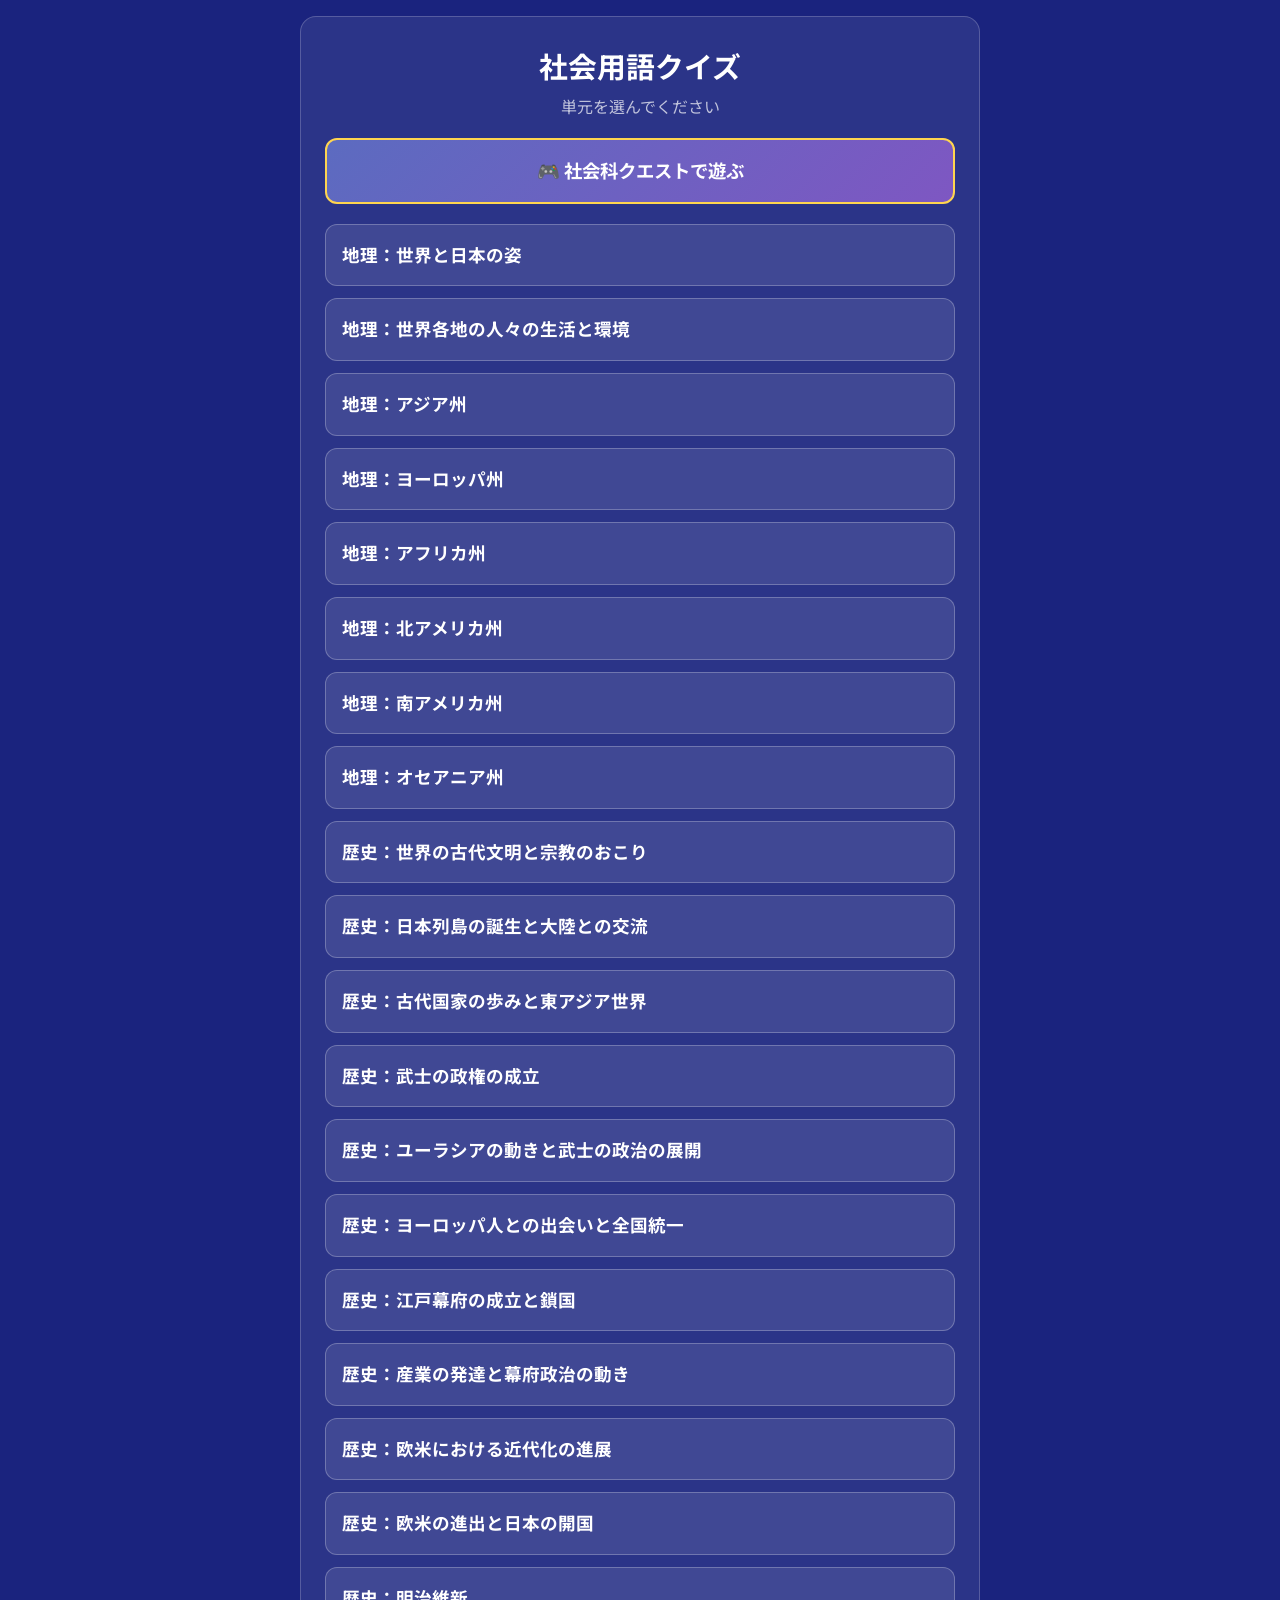
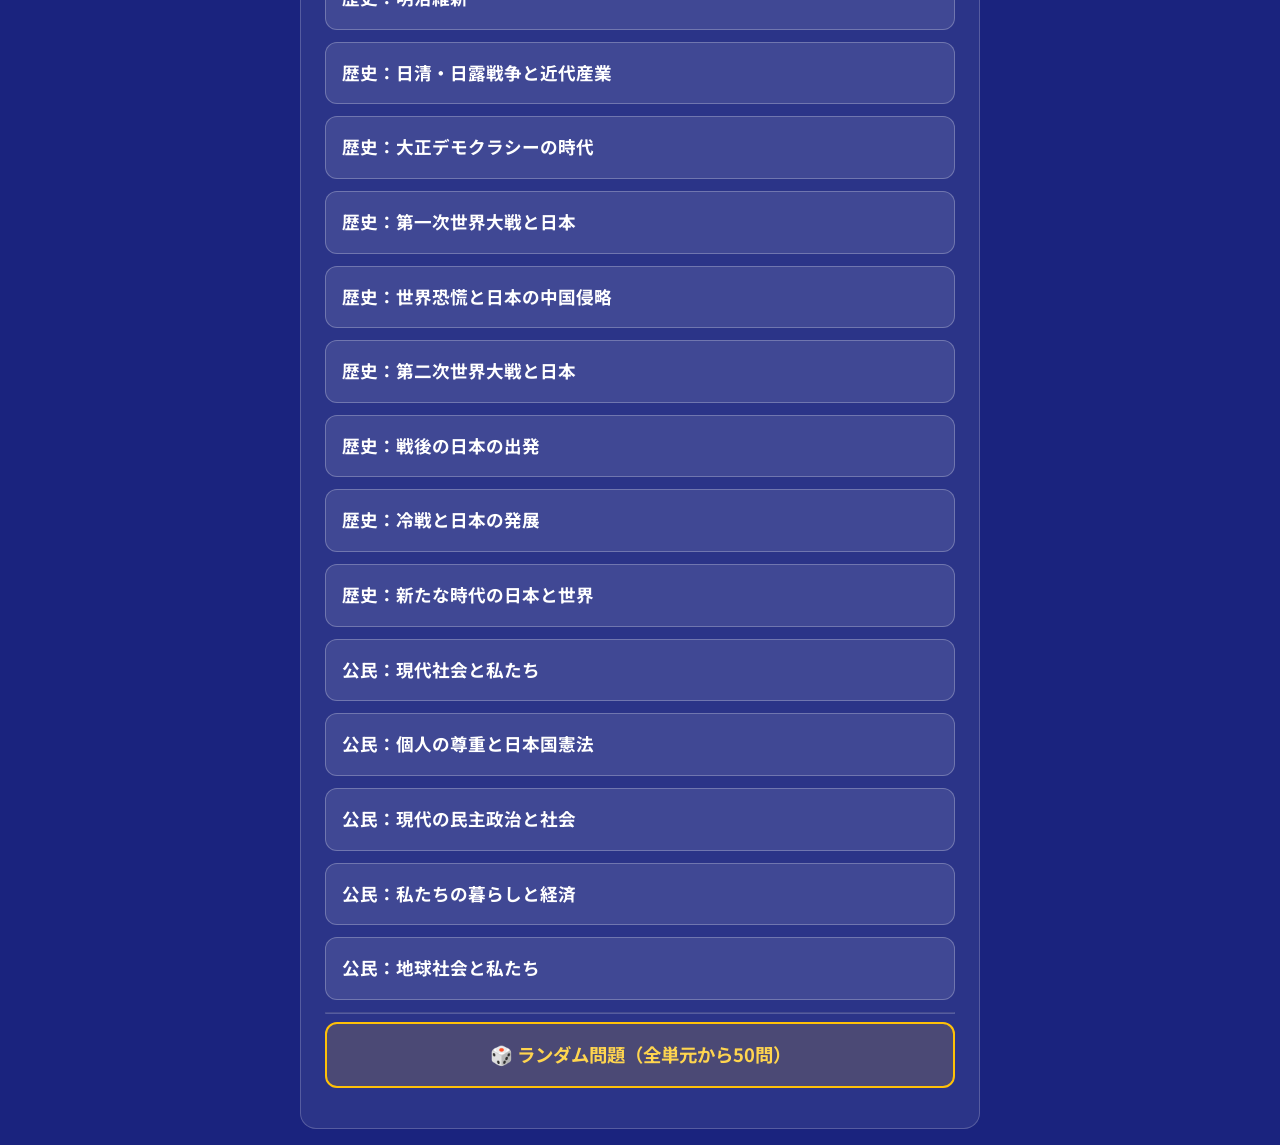
<file: index.html>
<!DOCTYPE html>
<html lang="ja">
<head>
  <meta charset="UTF-8">
  <meta name="viewport" content="width=device-width, initial-scale=1.0, user-scalable=no">
  <title>社会用語クイズ</title>
  <link rel="icon" href="favicon.ico" type="image/x-icon">
  <link href="https://fonts.googleapis.com/css2?family=Noto+Sans+JP:wght@400;700&display=swap" rel="stylesheet">
  <link rel="stylesheet" href="style.css">
</head>
<body>

  <audio id="snd-correct" src="correct.mp3" preload="auto"></audio>
  <audio id="snd-incorrect" src="incorrect.mp3" preload="auto"></audio>

  <!-- パスワード画面 -->
  <div id="screen-password" class="screen">
    <div class="card">
      <h1>社会用語クイズ</h1>
      <p class="subtitle">パスワードを入力してください</p>
      <input type="password" id="password-input" class="text-input" placeholder="パスワード" autocomplete="off">
      <button id="btn-password" class="btn btn-primary">入室</button>
      <p id="password-error" class="error-msg hidden">パスワードが違います</p>
    </div>
  </div>

  <!-- トピック選択画面 -->
  <div id="screen-select" class="screen hidden">
    <div class="card">
      <h1>社会用語クイズ</h1>
      <p class="subtitle">単元を選んでください</p>
      <a href="rpg.html" class="btn btn-quest">🎮 社会科クエストで遊ぶ</a>
      <div id="topic-list"></div>
    </div>
  </div>

  <!-- クイズ画面 -->
  <div id="screen-quiz" class="screen hidden">
    <div class="card">
      <div id="quiz-header">
        <span id="quiz-topic-name"></span>
        <span id="quiz-progress"></span>
      </div>

      <div id="question-box">
        <p id="question-text"></p>
      </div>

      <div id="choices"></div>

      <div id="feedback" class="hidden">
        <p id="feedback-text"></p>
        <p id="feedback-answer"></p>
        <button id="btn-next" class="btn btn-primary">次の問題</button>
      </div>
    </div>
  </div>

  <!-- 結果画面 -->
  <div id="screen-result" class="screen hidden">
    <div class="card">
      <h2>結果発表</h2>
      <div id="result-stats">
        <div class="stat-box">
          <div class="stat-label">正解数</div>
          <div class="stat-value" id="result-correct"></div>
        </div>
        <div class="stat-box">
          <div class="stat-label">問題数</div>
          <div class="stat-value" id="result-total"></div>
        </div>
        <div class="stat-box">
          <div class="stat-label">正答率</div>
          <div class="stat-value" id="result-rate"></div>
        </div>
      </div>

      <div id="result-mistakes">
        <h3 id="mistakes-title"></h3>
        <ul id="mistakes-list"></ul>
      </div>

      <button id="btn-retry" class="btn btn-primary">もう一度</button>
      <button id="btn-back-select" class="btn btn-secondary">単元を選び直す</button>
    </div>
  </div>

  <script src="data.js"></script>
  <script src="script.js"></script>
</body>
</html>
</file>
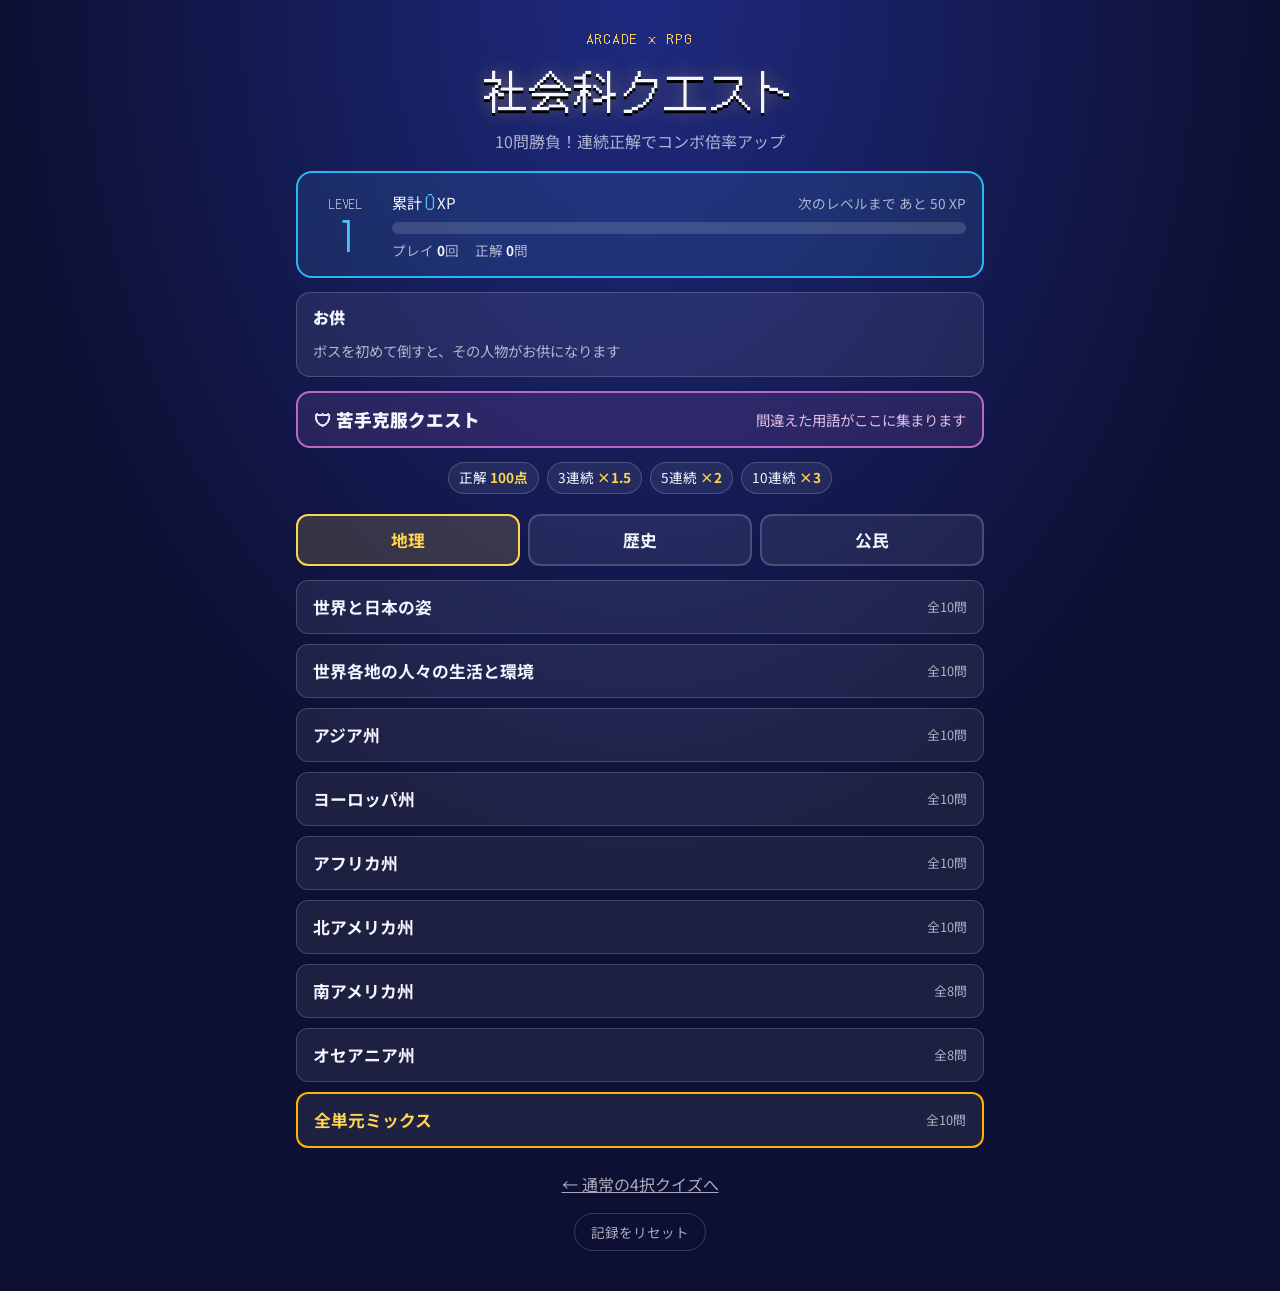
<file: rpg.html>
<!DOCTYPE html>
<html lang="ja">
<head>
  <meta charset="UTF-8">
  <meta name="viewport" content="width=device-width, initial-scale=1.0">
  <title>社会科クエスト</title>
  <link rel="icon" href="favicon.ico" type="image/x-icon">
  <link href="https://fonts.googleapis.com/css2?family=DotGothic16&family=Noto+Sans+JP:wght@400;700;900&display=swap" rel="stylesheet">
  <link rel="stylesheet" href="rpg.css">
</head>
<body>

  <audio id="snd-correct" src="correct.mp3" preload="auto"></audio>
  <audio id="snd-incorrect" src="incorrect.mp3" preload="auto"></audio>

  <main class="app">

    <!-- 単元選択画面 -->
    <section id="screen-select" class="screen">
      <header class="title">
        <p class="title-kicker">ARCADE × RPG</p>
        <h1 class="title-main">社会科クエスト</h1>
        <p class="title-lead">10問勝負！連続正解でコンボ倍率アップ</p>
      </header>

      <div class="player-card">
        <div class="player-level">
          <span class="hud-label">LEVEL</span>
          <span id="home-level" class="player-level-value">1</span>
        </div>
        <div class="player-xp">
          <div class="xp-row">
            <span>累計 <b id="home-total-xp">0</b> XP</span>
            <span id="home-next-xp" class="xp-next"></span>
          </div>
          <div class="xp-gauge" role="progressbar" aria-label="次のレベルまでの経験値" aria-valuemin="0">
            <div id="home-xp-fill" class="xp-fill"></div>
          </div>
          <div class="player-stats">
            <span>プレイ <b id="home-plays">0</b>回</span>
            <span>正解 <b id="home-correct">0</b>問</span>
          </div>
        </div>
      </div>
      <p id="storage-warning" class="storage-warning hidden">この端末では記録を保存できないため、ページを閉じると記録が消えます。</p>

      <section class="companion-panel" aria-labelledby="companion-title">
        <div class="companion-head">
          <h2 id="companion-title" class="companion-title">お供</h2>
          <span id="companion-ability" class="companion-ability"></span>
        </div>
        <div id="companion-list" class="companion-list"></div>
      </section>

      <div id="last-played" class="last-played hidden">
        <div class="last-played-info">
          <span class="hud-label">前回の単元</span>
          <span id="last-played-name" class="last-played-name"></span>
          <span id="last-played-best" class="last-played-best"></span>
        </div>
        <button id="btn-last-played" class="btn-last-played" type="button">もう一度</button>
      </div>

      <button id="btn-review" class="review-entry" type="button">
        <span class="review-entry-title">🛡 苦手克服クエスト</span>
        <span id="review-entry-count" class="review-entry-count"></span>
      </button>

      <div class="rules">
        <span>正解 <b>100点</b></span>
        <span>3連続 <b>×1.5</b></span>
        <span>5連続 <b>×2</b></span>
        <span>10連続 <b>×3</b></span>
      </div>

      <div id="subject-tabs" class="subject-tabs" role="tablist" aria-label="分野"></div>
      <div id="unit-list" class="unit-list"></div>

      <a href="index.html" class="link-back">← 通常の4択クイズへ</a>
      <button id="btn-reset" class="btn-reset" type="button">記録をリセット</button>
    </section>

    <!-- 苦手克服クエストの分野選択画面 -->
    <section id="screen-review" class="screen hidden">
      <header class="title">
        <p class="title-kicker">WEAK POINT QUEST</p>
        <h1 class="title-main review-title">苦手克服クエスト</h1>
        <p class="title-lead">間違えた用語を復習しよう。別々のプレイで2回正解すると克服！</p>
      </header>

      <div id="review-list" class="review-list"></div>

      <button id="btn-review-home" class="btn btn-secondary" type="button">ホームへ戻る</button>
    </section>

    <!-- プレイ画面 -->
    <section id="screen-battle" class="screen hidden">
      <div class="hud">
        <div class="hud-top">
          <span id="hud-unit" class="hud-unit"></span>
          <button id="btn-quit" class="btn-quit" type="button">やめる</button>
        </div>
        <div class="hud-stats">
          <div class="hud-box">
            <span class="hud-label">SCORE</span>
            <span id="hud-score" class="hud-value">0</span>
          </div>
          <div class="hud-box">
            <span class="hud-label">COMBO</span>
            <span id="hud-combo" class="hud-value">0</span>
          </div>
          <div class="hud-box">
            <span class="hud-label">倍率</span>
            <span id="hud-multiplier" class="hud-value">×1</span>
          </div>
        </div>
        <div id="companion-hud" class="companion-hud hidden">
          <span id="companion-hud-face" class="portrait companion-face"></span>
          <span class="hud-label">お供</span>
          <span id="companion-hud-name" class="companion-hud-name"></span>
          <span id="companion-hud-status" class="companion-hud-status"></span>
        </div>
        <ol id="hud-pips" class="pips" aria-label="進み具合"></ol>
      </div>

      <!-- ボス戦のときだけ表示 -->
      <div id="boss-stage" class="boss-stage hidden">
        <div id="boss-portrait" class="portrait boss-portrait"></div>
        <div class="boss-info">
          <span class="hud-label">BOSS</span>
          <span id="boss-name" class="boss-name"></span>
          <div class="boss-hp" role="progressbar" aria-label="ボスの残り体力" aria-valuemin="0">
            <div id="boss-hp-fill" class="boss-hp-fill"></div>
          </div>
          <span id="boss-hint" class="boss-hint"></span>
          <span id="boss-note" class="boss-note hidden"></span>
        </div>
      </div>

      <div class="question-card">
        <p class="question-meta"><span id="question-number"></span>この説明にあてはまる用語は？</p>
        <p id="question-text" class="question-text"></p>
      </div>

      <div class="choices-wrap">
        <div id="choices" class="choices"></div>
        <div id="score-pop" class="score-pop" aria-hidden="true"></div>
      </div>

      <div id="feedback" class="feedback hidden" aria-live="polite">
        <p id="feedback-text" class="feedback-text"></p>
        <p id="feedback-detail" class="feedback-detail"></p>
        <button id="btn-next" class="btn btn-primary" type="button">次へ</button>
      </div>

      <div id="combo-banner" class="combo-banner" aria-hidden="true"></div>
    </section>

    <!-- 結果画面 -->
    <section id="screen-result" class="screen hidden">
      <header class="result-head">
        <p id="result-kicker" class="title-kicker">QUEST CLEAR</p>
        <h2 id="result-unit" class="result-unit"></h2>
      </header>

      <div id="boss-result" class="boss-result hidden" aria-live="polite">
        <div id="boss-result-portrait" class="portrait boss-portrait"></div>
        <div class="boss-result-text">
          <p id="boss-result-title" class="boss-result-title"></p>
          <p id="boss-result-detail" class="boss-result-detail"></p>
        </div>
      </div>

      <div class="result-score">
        <div class="result-score-top">
          <div class="rank-box">
            <span class="hud-label">RANK</span>
            <span id="result-rank" class="rank-badge"></span>
          </div>
          <div class="score-box">
            <span class="hud-label">SCORE</span>
            <span id="result-score" class="result-score-value">0</span>
          </div>
        </div>
        <span id="result-best" class="result-best"></span>
        <p id="result-cheer" class="result-cheer hidden"></p>
      </div>

      <div class="result-stats">
        <div class="hud-box">
          <span class="hud-label">正解数</span>
          <span id="result-correct" class="hud-value"></span>
        </div>
        <div class="hud-box">
          <span class="hud-label">最大コンボ</span>
          <span id="result-max-combo" class="hud-value"></span>
        </div>
      </div>

      <div class="result-xp">
        <div class="xp-row">
          <span>獲得 <b id="result-xp-gained" class="xp-gained">+0</b> XP</span>
          <span id="result-level" class="result-level"></span>
        </div>
        <div class="xp-gauge" role="progressbar" aria-label="次のレベルまでの経験値" aria-valuemin="0">
          <div id="result-xp-fill" class="xp-fill"></div>
        </div>
        <p id="result-next-xp" class="xp-next"></p>
        <div id="level-up" class="level-up hidden" aria-live="polite">
          <div id="particles" class="particles" aria-hidden="true"></div>
          <span class="level-up-title">LEVEL UP!</span>
          <span id="level-up-detail" class="level-up-detail"></span>
        </div>
        <p id="result-save-warning" class="storage-warning hidden">記録を保存できませんでした（この画面を閉じると消えます）。</p>
      </div>

      <div id="review-result" class="review-result hidden">
        <h3 class="mistakes-title">克服の進み具合</h3>
        <ul id="review-progress" class="review-progress"></ul>
      </div>

      <div class="mistakes">
        <h3 id="mistakes-title" class="mistakes-title"></h3>
        <p id="mistakes-note" class="mistakes-note hidden"></p>
        <ul id="mistakes-list" class="mistakes-list"></ul>
      </div>

      <button id="btn-retry" class="btn btn-primary" type="button">もう一度挑戦</button>
      <button id="btn-back" class="btn btn-secondary" type="button">単元選択へ戻る</button>
    </section>

    <!-- 記録リセットの確認 -->
    <div id="reset-dialog" class="modal hidden" role="dialog" aria-modal="true" aria-labelledby="reset-title">
      <div class="modal-card">
        <h2 id="reset-title" class="modal-title">記録をリセットしますか？</h2>
        <p class="modal-text">この端末に保存されているレベル・累計XP・プレイ回数・正解数・自己ベスト・苦手リスト・ボスの解放・撃破記録・お供がすべて消えます。<b>元に戻すことはできません。</b></p>
        <button id="btn-reset-cancel" class="btn btn-secondary" type="button">やめる</button>
        <button id="btn-reset-confirm" class="btn btn-danger" type="button">すべて消去する</button>
      </div>
    </div>

    <div id="boss-unlock-notice" class="boss-unlock-notice hidden" role="status" aria-live="polite" aria-atomic="true">
      <strong>BOSS UNLOCKED</strong>
      <span id="boss-unlock-message"></span>
    </div>
  </main>

  <script src="data.js"></script>
  <script src="characters.js"></script>
  <script src="rpg.js"></script>
</body>
</html>
</file>
<file: style.css>
/* =============================================
   ベース
============================================= */
* {
  box-sizing: border-box;
  -webkit-tap-highlight-color: transparent;
}

body {
  margin: 0;
  padding: 16px;
  min-height: 100vh;
  background: #1a237e;
  font-family: 'Noto Sans JP', sans-serif;
  color: #fff;
}

.screen {
  max-width: 680px;
  margin: 0 auto;
}

.hidden {
  display: none !important;
}

/* =============================================
   カード
============================================= */
.card {
  background: rgba(255, 255, 255, 0.08);
  border: 1px solid rgba(255, 255, 255, 0.2);
  border-radius: 16px;
  padding: 28px 24px;
}

h1 {
  font-size: 1.8rem;
  margin: 0 0 8px;
  text-align: center;
}

h2 {
  font-size: 1.5rem;
  margin: 0 0 20px;
  text-align: center;
}

h3 {
  font-size: 1.1rem;
  margin: 0 0 12px;
}

.subtitle {
  text-align: center;
  color: rgba(255,255,255,0.7);
  margin: 0 0 20px;
}

/* =============================================
   ボタン共通（iPad タップしやすいサイズ）
============================================= */
.btn {
  display: block;
  width: 100%;
  padding: 18px 16px;
  margin-bottom: 12px;
  border: none;
  border-radius: 12px;
  font-family: inherit;
  font-size: 1.1rem;
  font-weight: 700;
  cursor: pointer;
  transition: opacity 0.15s, transform 0.1s;
  line-height: 1.4;
}

.btn:active {
  transform: scale(0.97);
  opacity: 0.9;
}

.btn:disabled {
  cursor: default;
}

.btn-primary {
  background: #3f51b5;
  color: #fff;
}

.btn-primary:hover:not(:disabled) {
  background: #5c6bc0;
}

.btn-secondary {
  background: rgba(255,255,255,0.15);
  color: #fff;
}

.btn-secondary:hover:not(:disabled) {
  background: rgba(255,255,255,0.25);
}

.btn-topic {
  background: rgba(255,255,255,0.1);
  color: #fff;
  text-align: left;
  border: 1px solid rgba(255,255,255,0.25);
}

.btn-topic:hover {
  background: rgba(255,255,255,0.2);
}

.btn-warning {
  border-color: #ffc107;
  color: #ffc107;
}

.btn-random {
  background: rgba(255, 193, 7, 0.15);
  color: #ffd54f;
  border: 2px solid #ffc107;
  font-size: 1.15rem;
}

.btn-random:hover {
  background: rgba(255, 193, 7, 0.3);
}

/* 社会科クエスト（RPGモード）への入口 */
.btn-quest {
  margin-bottom: 20px;
  background: linear-gradient(135deg, #5c6bc0, #7e57c2);
  border: 2px solid #ffd54f;
  color: #fff;
  font-size: 1.15rem;
  text-align: center;
  text-decoration: none;
}

.btn-quest:hover {
  background: linear-gradient(135deg, #7986cb, #9575cd);
}

/* =============================================
   テキスト入力（パスワード画面）
============================================= */
.text-input {
  display: block;
  width: 100%;
  padding: 16px;
  margin-bottom: 16px;
  border: 2px solid rgba(255,255,255,0.3);
  border-radius: 12px;
  background: rgba(255,255,255,0.1);
  color: #fff;
  font-size: 1.2rem;
  font-family: inherit;
  outline: none;
}

.text-input:focus {
  border-color: #90caf9;
}

.error-msg {
  color: #ef9a9a;
  text-align: center;
  margin-top: -8px;
  margin-bottom: 8px;
}

/* =============================================
   クイズ画面
============================================= */
#quiz-header {
  display: flex;
  justify-content: space-between;
  align-items: center;
  margin-bottom: 16px;
  font-size: 0.95rem;
  color: rgba(255,255,255,0.7);
}

#question-box {
  background: rgba(255,255,255,0.12);
  border-radius: 12px;
  padding: 20px;
  margin-bottom: 20px;
  min-height: 80px;
  display: flex;
  align-items: center;
  justify-content: center;
}

#question-text {
  font-size: 1.15rem;
  line-height: 1.7;
  margin: 0;
  text-align: center;
}

/* 選択肢ボタン */
.btn-choice {
  background: rgba(255,255,255,0.1);
  color: #fff;
  border: 2px solid rgba(255,255,255,0.25);
  border-radius: 12px;
  text-align: center;
  font-size: 1.2rem;
  padding: 20px 16px;
}

.btn-choice:not(:disabled):hover {
  background: rgba(255,255,255,0.2);
  border-color: rgba(255,255,255,0.5);
}

.choice-correct {
  background: rgba(76, 175, 80, 0.4) !important;
  border-color: #66bb6a !important;
}

.choice-wrong {
  background: rgba(244, 67, 54, 0.4) !important;
  border-color: #ef5350 !important;
}

/* フィードバック */
#feedback {
  margin-top: 12px;
  padding: 16px;
  border-radius: 12px;
  background: rgba(0,0,0,0.3);
  text-align: center;
}

.feedback-correct {
  font-size: 1.3rem;
  color: #a5d6a7;
  margin: 0 0 8px;
}

.feedback-wrong {
  font-size: 1.3rem;
  color: #ef9a9a;
  margin: 0 0 8px;
}

#feedback-answer {
  font-size: 1rem;
  color: #fff;
  margin: 0 0 12px;
}

#btn-next {
  margin-top: 12px;
  margin-bottom: 0;
}

/* =============================================
   結果画面
============================================= */
#result-stats {
  display: flex;
  gap: 12px;
  margin-bottom: 24px;
}

.stat-box {
  flex: 1;
  background: rgba(255,255,255,0.1);
  border-radius: 12px;
  padding: 16px 8px;
  text-align: center;
}

.stat-label {
  font-size: 0.85rem;
  color: rgba(255,255,255,0.7);
  margin-bottom: 8px;
}

.stat-value {
  font-size: 2rem;
  font-weight: 700;
}

#result-mistakes {
  background: rgba(0,0,0,0.25);
  border-radius: 12px;
  padding: 16px;
  margin-bottom: 20px;
}

#mistakes-list {
  padding-left: 0;
  list-style: none;
  margin: 0;
}

#mistakes-list li {
  padding: 12px 0;
  border-bottom: 1px solid rgba(255,255,255,0.1);
  font-size: 1rem;
  line-height: 1.5;
}

#mistakes-list li:last-child {
  border-bottom: none;
}

.mistake-desc {
  font-size: 0.9rem;
  color: rgba(255,255,255,0.65);
}

/* =============================================
   iPad / レスポンシブ
============================================= */
@media (max-width: 480px) {
  body {
    padding: 12px;
  }

  .card {
    padding: 20px 16px;
  }

  h1 {
    font-size: 1.5rem;
  }

  #question-text {
    font-size: 1.05rem;
  }

  .btn-choice {
    font-size: 1.1rem;
    padding: 18px 12px;
  }

  #result-stats {
    gap: 8px;
  }

  .stat-value {
    font-size: 1.6rem;
  }
}
</file>
<file: rpg.css>
/* =============================================
   社会科クエスト（アーケード×RPGモード）
   通常クイズの style.css とは別ファイル
============================================= */
:root {
  --bg: #0d1033;
  --bg-glow: #1f2a80;
  --panel: rgba(255, 255, 255, 0.07);
  --panel-strong: rgba(255, 255, 255, 0.12);
  --line: rgba(255, 255, 255, 0.18);
  --text: #f4f6ff;
  --text-muted: rgba(244, 246, 255, 0.68);
  --accent: #ffd54f;
  --accent-strong: #ffb300;
  --primary: #5c6bc0;
  --primary-hover: #7986cb;
  --good: #66bb6a;
  --good-bg: rgba(102, 187, 106, 0.28);
  --bad: #ef5350;
  --bad-bg: rgba(239, 83, 80, 0.26);
  --pixel: 'DotGothic16', 'Noto Sans JP', sans-serif;
  --xp: #4fc3f7;
  --xp-strong: #29b6f6;
  --danger: #c62828;
  --danger-hover: #e53935;
}

* {
  box-sizing: border-box;
  -webkit-tap-highlight-color: transparent;
}

body {
  margin: 0;
  min-height: 100vh;
  background: radial-gradient(ellipse at top, var(--bg-glow), var(--bg) 70%) fixed;
  background-color: var(--bg);
  color: var(--text);
  font-family: 'Noto Sans JP', sans-serif;
  line-height: 1.6;
}

.app {
  max-width: 720px;
  margin: 0 auto;
  padding: 16px 16px 40px;
}

.hidden {
  display: none !important;
}

/* =============================================
   ボタン共通
============================================= */
.btn {
  display: block;
  width: 100%;
  padding: 16px;
  margin-top: 12px;
  border: none;
  border-radius: 14px;
  font-family: inherit;
  font-size: 1.1rem;
  font-weight: 700;
  color: var(--text);
  cursor: pointer;
  transition: background 0.15s, transform 0.1s;
}

.btn:active {
  transform: scale(0.97);
}

.btn-primary {
  background: var(--primary);
}

.btn-primary:hover {
  background: var(--primary-hover);
}

.btn-secondary {
  background: var(--panel-strong);
}

.btn-secondary:hover {
  background: rgba(255, 255, 255, 0.2);
}

.btn-danger {
  background: var(--danger);
}

.btn-danger:hover {
  background: var(--danger-hover);
}

/* =============================================
   単元選択画面
============================================= */
.title {
  text-align: center;
  margin: 12px 0 16px;
}

.title-kicker {
  margin: 0;
  font-family: var(--pixel);
  font-size: 0.85rem;
  letter-spacing: 0.2em;
  color: var(--accent);
}

.title-main {
  margin: 4px 0;
  font-family: var(--pixel);
  font-size: clamp(2rem, 7vw, 2.8rem);
  font-weight: 400;
  text-shadow: 0 3px 0 #000, 0 0 18px rgba(255, 213, 79, 0.45);
}

.title-lead {
  margin: 0;
  color: var(--text-muted);
}

/* プレイヤーのレベル・XP（ホーム画面） */
.player-card {
  display: flex;
  align-items: center;
  gap: 14px;
  padding: 14px 16px;
  margin-bottom: 14px;
  border: 2px solid var(--xp-strong);
  border-radius: 16px;
  background: rgba(79, 195, 247, 0.1);
}

.player-level {
  display: flex;
  flex-direction: column;
  align-items: center;
  flex-shrink: 0;
  min-width: 64px;
}

.player-level-value {
  font-family: var(--pixel);
  font-size: 2.4rem;
  line-height: 1.1;
  color: var(--xp);
  font-variant-numeric: tabular-nums;
}

.player-xp {
  flex: 1;
  min-width: 0;
}

.xp-row {
  display: flex;
  flex-wrap: wrap;
  justify-content: space-between;
  align-items: baseline;
  gap: 2px 12px;
  margin-bottom: 6px;
  font-size: 0.95rem;
}

.xp-row b {
  font-family: var(--pixel);
  font-weight: 400;
  font-size: 1.15rem;
  color: var(--xp);
}

.xp-next {
  margin: 0;
  font-size: 0.85rem;
  color: var(--text-muted);
}

.xp-gauge {
  height: 12px;
  border-radius: 6px;
  background: rgba(255, 255, 255, 0.14);
  overflow: hidden;
}

.xp-fill {
  width: 0;
  height: 100%;
  border-radius: 6px;
  background: linear-gradient(90deg, var(--xp-strong), #b3e5fc);
  transition: width 0.8s ease-out;
}

.player-stats {
  display: flex;
  flex-wrap: wrap;
  gap: 4px 16px;
  margin-top: 6px;
  font-size: 0.85rem;
  color: var(--text-muted);
}

.player-stats b {
  color: var(--text);
}

/* 前回の単元（ホーム画面） */
.last-played {
  display: flex;
  align-items: center;
  gap: 12px;
  padding: 10px 12px 10px 16px;
  margin-bottom: 14px;
  border: 1px solid var(--line);
  border-radius: 14px;
  background: var(--panel);
}

.last-played-info {
  display: flex;
  flex-direction: column;
  flex: 1;
  min-width: 0;
}

.last-played-name {
  font-weight: 700;
  overflow-wrap: anywhere;
}

.last-played-best {
  font-family: var(--pixel);
  font-size: 0.85rem;
  color: var(--accent);
}

.btn-last-played {
  flex-shrink: 0;
  padding: 10px 16px;
  border: none;
  border-radius: 12px;
  background: var(--primary);
  color: var(--text);
  font-family: inherit;
  font-size: 1rem;
  font-weight: 700;
  cursor: pointer;
}

.btn-last-played:hover {
  background: var(--primary-hover);
}

/* 苦手克服クエストの入口（ホーム画面） */
.review-entry {
  display: flex;
  flex-wrap: wrap;
  justify-content: space-between;
  align-items: center;
  gap: 4px 12px;
  width: 100%;
  padding: 14px 16px;
  margin-bottom: 14px;
  border: 2px solid #ba68c8;
  border-radius: 14px;
  background: rgba(186, 104, 200, 0.14);
  color: var(--text);
  font-family: inherit;
  text-align: left;
  cursor: pointer;
}

.review-entry:hover {
  background: rgba(186, 104, 200, 0.24);
}

.review-entry-title {
  font-size: 1.1rem;
  font-weight: 900;
}

.review-entry-count {
  font-size: 0.9rem;
  color: #e1bee7;
}

/* 苦手克服クエストの分野選択画面 */
.review-title {
  font-size: clamp(1.8rem, 7vw, 2.6rem);
}

.review-list {
  display: grid;
  gap: 12px;
  margin-bottom: 8px;
}

.review-card {
  padding: 14px 16px;
  border: 1px solid var(--line);
  border-radius: 14px;
  background: var(--panel);
}

.review-card-head {
  display: flex;
  flex-wrap: wrap;
  justify-content: space-between;
  align-items: baseline;
  gap: 4px 12px;
}

.review-subject {
  font-size: 1.2rem;
  font-weight: 900;
}

.review-stats {
  font-size: 0.95rem;
  color: var(--text-muted);
}

.review-best {
  display: block;
  margin-top: 2px;
  font-family: var(--pixel);
  font-size: 0.85rem;
  color: var(--accent);
}

.review-empty {
  margin: 10px 0 0;
  color: var(--text-muted);
}

.review-start {
  margin-top: 10px;
}

/* 結果画面：克服の進み具合 */
.review-result {
  padding: 14px 16px;
  margin-bottom: 16px;
  border: 2px solid #ba68c8;
  border-radius: 14px;
  background: rgba(186, 104, 200, 0.1);
}

.review-progress {
  margin: 0;
  padding: 0;
  list-style: none;
}

.review-item {
  display: flex;
  flex-wrap: wrap;
  justify-content: space-between;
  align-items: baseline;
  gap: 2px 12px;
  padding: 8px 0;
  border-top: 1px solid rgba(255, 255, 255, 0.1);
}

.review-item-term {
  font-weight: 700;
  overflow-wrap: anywhere;
}

.review-item-status {
  font-size: 0.9rem;
  white-space: nowrap;
}

.review-item.mastered .review-item-status {
  color: var(--accent);
  font-weight: 900;
}

.review-item.progress .review-item-status {
  color: var(--xp);
}

.review-item.reset .review-item-status {
  color: var(--text-muted);
}

.mistakes-note {
  margin: 0 0 4px;
  font-size: 0.85rem;
  color: #e1bee7;
}

/* 自己ベストのランク表示（単元ボタン・前回の単元） */
.rank-chip {
  display: inline-block;
  min-width: 1.5em;
  margin-left: 6px;
  padding: 0 4px;
  border: 1px solid currentColor;
  border-radius: 4px;
  font-family: var(--pixel);
  line-height: 1.4;
  text-align: center;
  text-shadow: none;
}

.storage-warning {
  margin: 0 0 14px;
  padding: 8px 12px;
  border-radius: 10px;
  background: rgba(255, 193, 7, 0.15);
  color: var(--accent);
  font-size: 0.85rem;
}

.btn-reset {
  display: block;
  margin: 16px auto 0;
  padding: 8px 16px;
  border: 1px solid var(--line);
  border-radius: 999px;
  background: transparent;
  color: var(--text-muted);
  font-family: inherit;
  font-size: 0.85rem;
  cursor: pointer;
}

.rules {
  display: flex;
  flex-wrap: wrap;
  justify-content: center;
  gap: 8px;
  margin-bottom: 20px;
  font-size: 0.85rem;
}

.rules span {
  padding: 4px 10px;
  border: 1px solid var(--line);
  border-radius: 999px;
  background: var(--panel);
}

.rules b {
  color: var(--accent);
}

.subject-tabs {
  display: grid;
  grid-template-columns: repeat(3, 1fr);
  gap: 8px;
  margin-bottom: 14px;
}

.subject-tab {
  padding: 12px 8px;
  border: 2px solid var(--line);
  border-radius: 12px;
  background: var(--panel);
  color: var(--text);
  font-family: inherit;
  font-size: 1.05rem;
  font-weight: 700;
  cursor: pointer;
}

.subject-tab[aria-selected="true"] {
  border-color: var(--accent);
  background: rgba(255, 213, 79, 0.16);
  color: var(--accent);
}

.unit-list {
  display: grid;
  gap: 10px;
}

.unit-btn {
  display: flex;
  justify-content: space-between;
  align-items: center;
  gap: 12px;
  width: 100%;
  padding: 14px 16px;
  border: 1px solid var(--line);
  border-radius: 12px;
  background: var(--panel);
  color: var(--text);
  font-family: inherit;
  font-size: 1.05rem;
  font-weight: 700;
  text-align: left;
  cursor: pointer;
  overflow-wrap: anywhere;
}

.unit-btn:hover {
  background: var(--panel-strong);
}

.unit-btn-mix {
  border: 2px solid var(--accent-strong);
  color: var(--accent);
}

.unit-meta {
  display: flex;
  flex-direction: column;
  align-items: flex-end;
  flex-shrink: 0;
  line-height: 1.35;
}

.unit-count {
  font-size: 0.8rem;
  font-weight: 400;
  color: var(--text-muted);
}

.unit-best {
  font-family: var(--pixel);
  font-size: 0.85rem;
  font-weight: 400;
  color: var(--accent);
  white-space: nowrap;
}

.link-back {
  display: block;
  margin-top: 24px;
  text-align: center;
  color: var(--text-muted);
}

/* =============================================
   プレイ画面
============================================= */
.hud {
  margin-bottom: 14px;
}

.hud-top {
  display: flex;
  justify-content: space-between;
  align-items: center;
  gap: 12px;
  margin-bottom: 10px;
}

.hud-unit {
  font-weight: 700;
  color: var(--text-muted);
  overflow-wrap: anywhere;
}

.btn-quit {
  flex-shrink: 0;
  padding: 6px 14px;
  border: 1px solid var(--line);
  border-radius: 999px;
  background: transparent;
  color: var(--text-muted);
  font-family: inherit;
  cursor: pointer;
}

.hud-stats {
  display: grid;
  grid-template-columns: 2fr 1fr 1fr;
  gap: 8px;
}

.hud-box {
  display: flex;
  flex-direction: column;
  align-items: center;
  padding: 8px 6px;
  border: 1px solid var(--line);
  border-radius: 12px;
  background: var(--panel);
}

.hud-label {
  font-family: var(--pixel);
  font-size: 0.75rem;
  letter-spacing: 0.08em;
  color: var(--text-muted);
}

.hud-value {
  font-family: var(--pixel);
  font-size: 1.6rem;
  line-height: 1.2;
  font-variant-numeric: tabular-nums;
}

#hud-score {
  color: var(--accent);
}

.hud-value.bump {
  animation: bump 0.35s ease-out;
}

/* コンボ数に応じたHUDの色（3コンボ：水色、5コンボ：オレンジ、10コンボ：金） */
.hud-box.combo-tier-1 {
  border-color: var(--xp);
  box-shadow: 0 0 10px rgba(79, 195, 247, 0.4);
}

.hud-box.combo-tier-1 .hud-value {
  color: var(--xp);
}

.hud-box.combo-tier-2 {
  border-color: #ff9800;
  box-shadow: 0 0 14px rgba(255, 152, 0, 0.5);
}

.hud-box.combo-tier-2 .hud-value {
  color: #ffb74d;
}

.hud-box.combo-tier-3 {
  border-color: var(--accent);
  background: rgba(255, 213, 79, 0.16);
  box-shadow: 0 0 18px rgba(255, 213, 79, 0.7);
}

.hud-box.combo-tier-3 .hud-value {
  color: var(--accent);
  text-shadow: 0 0 10px rgba(255, 213, 79, 0.8);
}

.pips {
  display: flex;
  gap: 4px;
  margin: 10px 0 0;
  padding: 0;
  list-style: none;
}

.pip {
  flex: 1;
  height: 8px;
  border-radius: 4px;
  background: rgba(255, 255, 255, 0.15);
}

.pip.current {
  background: rgba(255, 255, 255, 0.55);
}

.pip.good {
  background: var(--good);
}

.pip.bad {
  background: var(--bad);
}

.question-card {
  padding: 18px 18px 20px;
  margin-bottom: 14px;
  border: 1px solid var(--line);
  border-radius: 16px;
  background: var(--panel-strong);
}

.question-meta {
  margin: 0 0 8px;
  font-size: 0.85rem;
  color: var(--text-muted);
}

#question-number {
  margin-right: 8px;
  font-family: var(--pixel);
  color: var(--accent);
}

.question-text {
  margin: 0;
  font-size: clamp(1.05rem, 0.95rem + 0.6vw, 1.25rem);
  line-height: 1.75;
  overflow-wrap: anywhere;
}

.choices-wrap {
  position: relative;
}

.choices {
  display: grid;
  grid-template-columns: 1fr;
  gap: 10px;
}

@media (min-width: 560px) {
  .choices {
    grid-template-columns: 1fr 1fr;
  }
}

.choice {
  display: flex;
  align-items: center;
  gap: 10px;
  min-height: 68px;
  width: 100%;
  padding: 12px 14px;
  border: 2px solid var(--line);
  border-radius: 14px;
  background: var(--panel);
  color: var(--text);
  font-family: inherit;
  font-size: clamp(1rem, 0.92rem + 0.5vw, 1.2rem);
  font-weight: 700;
  line-height: 1.35;
  text-align: left;
  cursor: pointer;
  transition: background 0.15s, border-color 0.15s, transform 0.1s;
}

.choice:not(:disabled):hover {
  background: var(--panel-strong);
  border-color: rgba(255, 255, 255, 0.45);
}

.choice:not(:disabled):active {
  transform: scale(0.98);
}

.choice:disabled {
  cursor: default;
}

.choice-key {
  flex-shrink: 0;
  display: inline-grid;
  place-items: center;
  width: 28px;
  height: 28px;
  border-radius: 8px;
  background: rgba(255, 255, 255, 0.12);
  font-family: var(--pixel);
  font-size: 0.9rem;
  color: var(--text-muted);
}

.choice-label {
  flex: 1;
  min-width: 0;
  overflow-wrap: anywhere;
}

.choice.correct {
  background: var(--good-bg);
  border-color: var(--good);
}

.choice.wrong {
  background: var(--bad-bg);
  border-color: var(--bad);
}

.choice.hit {
  position: relative;
  z-index: 1;
  animation: hit 0.5s ease-out;
}

.choice.miss {
  animation: shake 0.4s ease-in-out;
}

/* 正解したときに選択肢エリアをごく軽く弾ませる */
.choices.pulse {
  animation: pulse 0.3s ease-out;
}

.score-pop {
  position: absolute;
  left: 50%;
  top: 40%;
  z-index: 2;
  transform: translate(-50%, -50%);
  pointer-events: none;
  font-family: var(--pixel);
  font-size: clamp(2rem, 7vw, 2.8rem);
  color: var(--accent);
  text-shadow: 0 3px 0 #000, 0 0 16px rgba(255, 213, 79, 0.7);
  white-space: nowrap;
  opacity: 0;
}

.score-pop.tier-1 {
  color: var(--xp);
  text-shadow: 0 3px 0 #000, 0 0 18px rgba(79, 195, 247, 0.8);
}

.score-pop.tier-2 {
  font-size: clamp(2.3rem, 8vw, 3.2rem);
  color: #ffb74d;
  text-shadow: 0 3px 0 #000, 0 0 20px rgba(255, 152, 0, 0.85);
}

.score-pop.tier-3 {
  font-size: clamp(2.6rem, 9vw, 3.6rem);
  color: var(--accent);
  text-shadow: 0 3px 0 #000, 0 0 24px rgba(255, 213, 79, 1), 0 0 40px rgba(255, 152, 0, 0.6);
}

.score-pop.show {
  animation: pop 1s ease-out forwards;
}

/* 3・5・10コンボ到達時と、コンボが途切れたときに中央へ短く出す表示 */
.combo-banner {
  position: fixed;
  left: 50%;
  top: 38%;
  z-index: 5;
  transform: translate(-50%, -50%);
  pointer-events: none;
  font-family: var(--pixel);
  white-space: nowrap;
  opacity: 0;
}

.combo-banner.show {
  animation: banner 1.1s ease-out forwards;
}

.combo-banner.tier-1 {
  font-size: clamp(2rem, 9vw, 3rem);
  color: var(--xp);
  text-shadow: 0 4px 0 #000, 0 0 20px rgba(79, 195, 247, 0.9);
}

.combo-banner.tier-2 {
  font-size: clamp(2.3rem, 10vw, 3.6rem);
  color: #ffb74d;
  text-shadow: 0 4px 0 #000, 0 0 24px rgba(255, 152, 0, 0.9);
}

.combo-banner.tier-3 {
  font-size: clamp(2.6rem, 11vw, 4.4rem);
  color: var(--accent);
  text-shadow: 0 4px 0 #000, 0 0 28px rgba(255, 213, 79, 1), 0 0 50px rgba(255, 152, 0, 0.7);
}

.combo-banner.break {
  font-size: clamp(1.4rem, 6vw, 2rem);
  color: #b0bec5;
  text-shadow: 0 3px 0 #000;
}

.combo-banner.break.show {
  animation: banner-soft 0.9s ease-out forwards;
}

.feedback {
  margin-top: 14px;
  padding: 14px 16px 16px;
  border-radius: 14px;
  background: rgba(0, 0, 0, 0.32);
  text-align: center;
}

.feedback-text {
  margin: 0;
  font-size: 1.3rem;
  font-weight: 900;
}

.feedback-text.good {
  font-family: var(--pixel);
  font-weight: 400;
  letter-spacing: 0.05em;
  color: #a5d6a7;
}

.feedback-text.good.tier-1 {
  color: var(--xp);
}

.feedback-text.good.tier-2 {
  color: #ffb74d;
}

.feedback-text.good.tier-3 {
  color: var(--accent);
  text-shadow: 0 0 12px rgba(255, 213, 79, 0.7);
}

.feedback-text.bad {
  color: #ef9a9a;
}

.feedback-detail {
  margin: 4px 0 0;
  color: var(--text);
  overflow-wrap: anywhere;
}

.feedback .btn {
  margin-top: 12px;
}

/* =============================================
   結果画面
============================================= */
.result-head {
  text-align: center;
  margin: 12px 0 16px;
}

.result-unit {
  margin: 4px 0 0;
  font-size: 1.2rem;
  overflow-wrap: anywhere;
}

.result-score {
  display: flex;
  flex-direction: column;
  align-items: center;
  padding: 16px;
  margin-bottom: 10px;
  border: 2px solid var(--accent-strong);
  border-radius: 16px;
  background: rgba(255, 213, 79, 0.1);
}

.result-score-top {
  display: flex;
  align-items: center;
  justify-content: center;
  gap: 20px;
}

.rank-box,
.score-box {
  display: flex;
  flex-direction: column;
  align-items: center;
}

.rank-badge {
  font-family: var(--pixel);
  font-size: clamp(3.2rem, 14vw, 4.4rem);
  line-height: 1;
  text-shadow: 0 4px 0 #000;
}

.rank-badge.stamp {
  animation: stamp 0.5s ease-out;
}

.rank-S {
  color: var(--accent);
  text-shadow: 0 4px 0 #000, 0 0 20px rgba(255, 213, 79, 0.9);
}

.rank-A {
  color: #ffb74d;
}

.rank-B {
  color: var(--xp);
}

.rank-C {
  color: #a5d6a7;
}

.rank-D {
  color: #b0bec5;
}

.result-score-value {
  font-family: var(--pixel);
  font-size: clamp(2.6rem, 10vw, 3.6rem);
  line-height: 1.1;
  color: var(--accent);
  font-variant-numeric: tabular-nums;
}

.result-best {
  display: flex;
  flex-direction: column;
  align-items: center;
  margin-top: 8px;
  font-size: 0.95rem;
  color: var(--text-muted);
  text-align: center;
}

.result-best.new {
  padding: 6px 18px;
  border-radius: 14px;
  background: var(--accent);
  color: #3e2723;
  animation: best 0.6s ease-out;
}

.new-record {
  font-family: var(--pixel);
  font-size: 1.4rem;
  line-height: 1.2;
  letter-spacing: 0.08em;
}

.new-record-sub {
  font-size: 0.85rem;
  font-weight: 700;
}

.result-cheer {
  margin: 8px 0 0;
  font-weight: 900;
  color: var(--accent);
  text-align: center;
}

.result-xp {
  padding: 14px 16px;
  margin-bottom: 16px;
  border: 2px solid var(--xp-strong);
  border-radius: 16px;
  background: rgba(79, 195, 247, 0.1);
}

.xp-gained {
  font-size: 1.4rem !important;
}

.result-level {
  font-family: var(--pixel);
  font-size: 1.3rem;
  color: var(--xp);
}

.result-xp .xp-next {
  margin-top: 6px;
}

.level-up {
  position: relative;
  display: flex;
  flex-direction: column;
  align-items: center;
  margin-top: 12px;
  padding: 12px;
  border-radius: 12px;
  background: linear-gradient(135deg, rgba(255, 213, 79, 0.25), rgba(79, 195, 247, 0.25));
  border: 2px solid var(--accent);
}

.level-up-title {
  font-family: var(--pixel);
  font-size: clamp(1.8rem, 7vw, 2.4rem);
  line-height: 1.2;
  color: var(--accent);
  text-shadow: 0 3px 0 #000, 0 0 16px rgba(255, 213, 79, 0.7);
}

.level-up-detail {
  font-family: var(--pixel);
  font-size: 1.2rem;
}

.level-up.play {
  animation: levelup 0.9s ease-out;
}

/* レベルアップ時のピクセル風紙吹雪 */
.particles {
  position: absolute;
  left: 50%;
  top: 50%;
  width: 0;
  height: 0;
  pointer-events: none;
}

.particle {
  position: absolute;
  width: 8px;
  height: 8px;
  opacity: 0;
  animation: particle 1.2s ease-out var(--delay) forwards;
}

.result-xp .storage-warning {
  margin: 10px 0 0;
}

.result-stats {
  display: grid;
  grid-template-columns: 1fr 1fr;
  gap: 10px;
  margin-bottom: 16px;
}

.mistakes {
  padding: 14px 16px;
  border-radius: 14px;
  background: rgba(0, 0, 0, 0.28);
}

.mistakes-title {
  margin: 0 0 6px;
  font-size: 1.05rem;
}

.mistakes-list {
  margin: 0;
  padding: 0;
  list-style: none;
}

.mistakes-list li {
  padding: 10px 0;
  border-top: 1px solid rgba(255, 255, 255, 0.1);
  overflow-wrap: anywhere;
}

.mistake-term {
  display: block;
  font-weight: 700;
}

.mistake-desc {
  display: block;
  font-size: 0.9rem;
  color: var(--text-muted);
}

/* =============================================
   確認画面（記録のリセット）
============================================= */
.modal {
  position: fixed;
  inset: 0;
  z-index: 10;
  display: flex;
  align-items: center;
  justify-content: center;
  padding: 16px;
  background: rgba(0, 0, 0, 0.65);
}

.modal-card {
  width: 100%;
  max-width: 420px;
  padding: 20px;
  border: 1px solid var(--line);
  border-radius: 16px;
  background: #1a1f52;
}

.modal-title {
  margin: 0 0 8px;
  font-size: 1.2rem;
}

.modal-text {
  margin: 0 0 8px;
  color: var(--text-muted);
}

.modal-text b {
  color: #ef9a9a;
}

/* =============================================
   ボス戦・お供
============================================= */
/* 人物の画像（画像が読み込めるまでは名前を文字で表示する） */
.portrait {
  display: flex;
  align-items: center;
  justify-content: center;
  flex-shrink: 0;
  overflow: hidden;
  border-radius: 12px;
  background: var(--panel-strong);
  text-align: center;
}

.portrait-name {
  padding: 4px;
  font-weight: 900;
  line-height: 1.2;
  overflow-wrap: anywhere;
}

.portrait-img {
  display: none;
  width: 100%;
  height: 100%;
  object-fit: contain;
}

.portrait.has-image .portrait-img {
  display: block;
}

.portrait.has-image .portrait-name {
  display: none;
}

/* 単元一覧の「ボスに挑戦」ボタン */
.unit-btn-boss {
  border: 2px solid #ff7043;
  background: rgba(255, 112, 67, 0.12);
  color: #ffab91;
}

.unit-btn-boss:hover:not(:disabled) {
  background: rgba(255, 112, 67, 0.22);
}

.unit-btn-boss:disabled {
  cursor: not-allowed;
  color: var(--text-muted);
  border-color: var(--line);
  background: var(--panel);
}

.boss-entry-heading {
  display: flex;
  align-items: center;
  gap: 12px;
  min-width: 0;
  overflow-wrap: anywhere;
}

.boss-entry-portrait {
  width: 64px;
  height: 64px;
}

.boss-unlock-progress {
  display: flex;
  flex-direction: column;
  gap: 6px;
  padding: 10px 14px 14px;
  font-size: 0.9rem;
  color: var(--text-muted);
}

.boss-unlock-progress progress {
  appearance: none;
  width: 100%;
  height: 10px;
  border: none;
  border-radius: 999px;
  overflow: hidden;
  background: var(--panel-strong);
  accent-color: var(--accent);
}

.boss-unlock-progress progress::-webkit-progress-bar {
  background: var(--panel-strong);
}

.boss-unlock-progress progress::-webkit-progress-value {
  background: var(--accent);
}

.boss-unlock-progress progress::-moz-progress-bar {
  background: var(--accent);
}

.boss-unlock-notice {
  position: fixed;
  z-index: 20;
  top: 20px;
  left: 50%;
  transform: translateX(-50%);
  width: min(420px, calc(100% - 32px));
  box-sizing: border-box;
  padding: 18px;
  border: 2px solid var(--accent);
  border-radius: 16px;
  background: #171b44;
  box-shadow: 0 0 28px rgba(255, 213, 79, 0.3);
  text-align: center;
  pointer-events: none;
}

.boss-unlock-notice strong {
  display: block;
  margin-bottom: 6px;
  font-family: var(--pixel);
  font-size: clamp(1.3rem, 6vw, 1.8rem);
  color: var(--accent);
}

.boss-unlock-notice span {
  font-size: 0.95rem;
}

@media (prefers-reduced-motion: no-preference) {
  .boss-unlock-notice.show {
    animation: boss-unlocked 0.4s ease-out;
  }
}

@keyframes boss-unlocked {
  from { opacity: 0; transform: translate(-50%, -12px) scale(0.95); }
  to { opacity: 1; transform: translate(-50%, 0) scale(1); }
}

/* ホーム画面のお供 */
.companion-panel {
  padding: 12px 16px 14px;
  margin-bottom: 14px;
  border: 1px solid var(--line);
  border-radius: 14px;
  background: var(--panel);
}

.companion-head {
  display: flex;
  flex-wrap: wrap;
  align-items: baseline;
  gap: 2px 12px;
  margin-bottom: 8px;
}

.companion-title {
  margin: 0;
  font-size: 1rem;
  font-weight: 900;
}

.companion-ability {
  font-size: 0.85rem;
  color: var(--accent);
}

.companion-list {
  display: flex;
  flex-wrap: wrap;
  gap: 8px;
}

.companion-empty {
  margin: 0;
  font-size: 0.9rem;
  color: var(--text-muted);
}

.companion-option {
  display: flex;
  align-items: center;
  gap: 8px;
  min-height: 48px;
  padding: 6px 16px;
  border: 1px solid var(--line);
  border-radius: 12px;
  background: var(--panel);
  color: var(--text);
  font-family: inherit;
  font-size: 1rem;
  font-weight: 700;
  cursor: pointer;
}

.companion-option:hover {
  background: var(--panel-strong);
}

.companion-option[aria-pressed="true"] {
  border: 2px solid var(--accent);
  background: rgba(255, 213, 79, 0.16);
}

/* お供の小さな顔（名前はすぐ横に出るので、画像がない間は顔の枠ごと隠す） */
.companion-face {
  width: 36px;
  height: 36px;
  border-radius: 8px;
}

.companion-face:not(.has-image) {
  display: none;
}

/* プレイ画面のお供 */
.companion-hud {
  display: flex;
  flex-wrap: wrap;
  align-items: center;
  gap: 4px 10px;
  padding: 6px 12px;
  margin-top: 8px;
  border: 1px solid var(--line);
  border-radius: 12px;
  background: var(--panel);
}

.companion-hud-name {
  font-weight: 700;
}

.companion-hud-status {
  margin-left: auto;
  font-family: var(--pixel);
  font-size: 0.85rem;
  color: var(--accent);
}

.companion-hud-status.used {
  color: var(--text-muted);
}

/* プレイ画面のボス */
.boss-stage {
  display: flex;
  align-items: center;
  gap: 14px;
  padding: 12px 14px;
  margin-bottom: 14px;
  border: 2px solid #ff7043;
  border-radius: 16px;
  background: rgba(255, 112, 67, 0.12);
}

.boss-portrait {
  width: 96px;
  height: 96px;
  border: 2px solid rgba(255, 112, 67, 0.6);
  font-size: 1.1rem;
}

.boss-portrait.damage {
  animation: shake 0.35s ease-out;
}

.boss-info {
  display: flex;
  flex-direction: column;
  flex: 1;
  min-width: 0;
}

.boss-name {
  font-family: var(--pixel);
  font-size: 1.4rem;
  line-height: 1.3;
}

.boss-hp {
  height: 12px;
  margin: 6px 0 4px;
  overflow: hidden;
  border: 1px solid var(--line);
  border-radius: 999px;
  background: rgba(0, 0, 0, 0.35);
}

.boss-hp-fill {
  width: 100%;
  height: 100%;
  background: linear-gradient(90deg, #ef5350, #ff7043);
  transition: width 0.4s ease-out;
}

.boss-hint {
  font-size: 0.9rem;
  font-weight: 700;
}

.boss-note {
  font-size: 0.8rem;
  color: var(--text-muted);
}

@media (min-width: 560px) {
  .boss-portrait {
    width: 120px;
    height: 120px;
  }
}

/* 結果画面のボス */
.boss-result {
  display: flex;
  align-items: center;
  gap: 14px;
  padding: 12px 14px;
  margin-bottom: 14px;
  border: 2px solid var(--line);
  border-radius: 16px;
  background: var(--panel);
}

.boss-result.defeated {
  border-color: var(--accent);
  background: rgba(255, 213, 79, 0.12);
}

.boss-result-text {
  flex: 1;
  min-width: 0;
}

.boss-result-title {
  margin: 0;
  font-family: var(--pixel);
  font-size: 1.4rem;
  line-height: 1.3;
}

.boss-result.defeated .boss-result-title {
  color: var(--accent);
}

.boss-result-detail {
  margin: 4px 0 0;
  font-size: 0.95rem;
  color: var(--text-muted);
}

/* お供がコンボを守ったときの表示 */
.combo-banner.guard {
  font-size: clamp(1.8rem, 8vw, 2.6rem);
  color: #ffab91;
  text-shadow: 0 4px 0 #000, 0 0 22px rgba(255, 112, 67, 0.9);
}

/* =============================================
   アニメーション
============================================= */
@keyframes levelup {
  0% { opacity: 0; transform: scale(0.6); }
  50% { opacity: 1; transform: scale(1.08); }
  100% { transform: scale(1); }
}

@keyframes best {
  0% { transform: scale(0.7); }
  60% { transform: scale(1.1); }
  100% { transform: scale(1); }
}

@keyframes hit {
  0% { transform: scale(1); }
  35% { transform: scale(1.06); box-shadow: 0 0 0 3px rgba(165, 214, 167, 0.6), 0 0 28px rgba(102, 187, 106, 0.95); }
  100% { transform: scale(1); box-shadow: 0 0 10px rgba(102, 187, 106, 0.4); }
}

@keyframes pulse {
  0%, 100% { transform: translateY(0); }
  40% { transform: translateY(-3px); }
}

@keyframes banner {
  0% { opacity: 0; transform: translate(-50%, -50%) scale(0.5); }
  18% { opacity: 1; transform: translate(-50%, -50%) scale(1.15); }
  30% { transform: translate(-50%, -50%) scale(1); }
  75% { opacity: 1; }
  100% { opacity: 0; transform: translate(-50%, -70%) scale(1); }
}

@keyframes banner-soft {
  0% { opacity: 0; }
  20%, 60% { opacity: 0.9; }
  100% { opacity: 0; }
}

@keyframes stamp {
  0% { opacity: 0; transform: scale(2); }
  60% { opacity: 1; transform: scale(0.92); }
  100% { transform: scale(1); }
}

@keyframes particle {
  0% { opacity: 1; transform: translate(0, 0) rotate(0deg); }
  100% { opacity: 0; transform: translate(var(--dx), var(--dy)) rotate(180deg); }
}

@keyframes shake {
  0%, 100% { transform: translateX(0); }
  25% { transform: translateX(-6px); }
  75% { transform: translateX(6px); }
}

@keyframes pop {
  0% { opacity: 0; transform: translate(-50%, -30%) scale(0.6); }
  20% { opacity: 1; transform: translate(-50%, -70%) scale(1.2); }
  45% { opacity: 1; transform: translate(-50%, -100%) scale(1); }
  100% { opacity: 0; transform: translate(-50%, -190%) scale(1); }
}

@keyframes bump {
  0% { transform: scale(1); }
  40% { transform: scale(1.25); }
  100% { transform: scale(1); }
}

/* 動きを減らす設定のときは、拡大・揺れ・飛び出し・紙吹雪をやめ、表示と色だけで伝える */
@media (prefers-reduced-motion: reduce) {
  .choice.hit,
  .choice.miss,
  .choices.pulse,
  .hud-value.bump,
  .level-up.play,
  .rank-badge.stamp,
  .result-best.new,
  .boss-portrait.damage {
    animation: none;
  }

  .boss-hp-fill {
    transition: none;
  }

  .particles {
    display: none;
  }

  .xp-fill {
    transition: none;
  }

  .score-pop.show,
  .combo-banner.show,
  .combo-banner.break.show {
    animation: fade 0.9s ease-out forwards;
  }

  @keyframes fade {
    0%, 60% { opacity: 1; }
    100% { opacity: 0; }
  }
}
</file>
